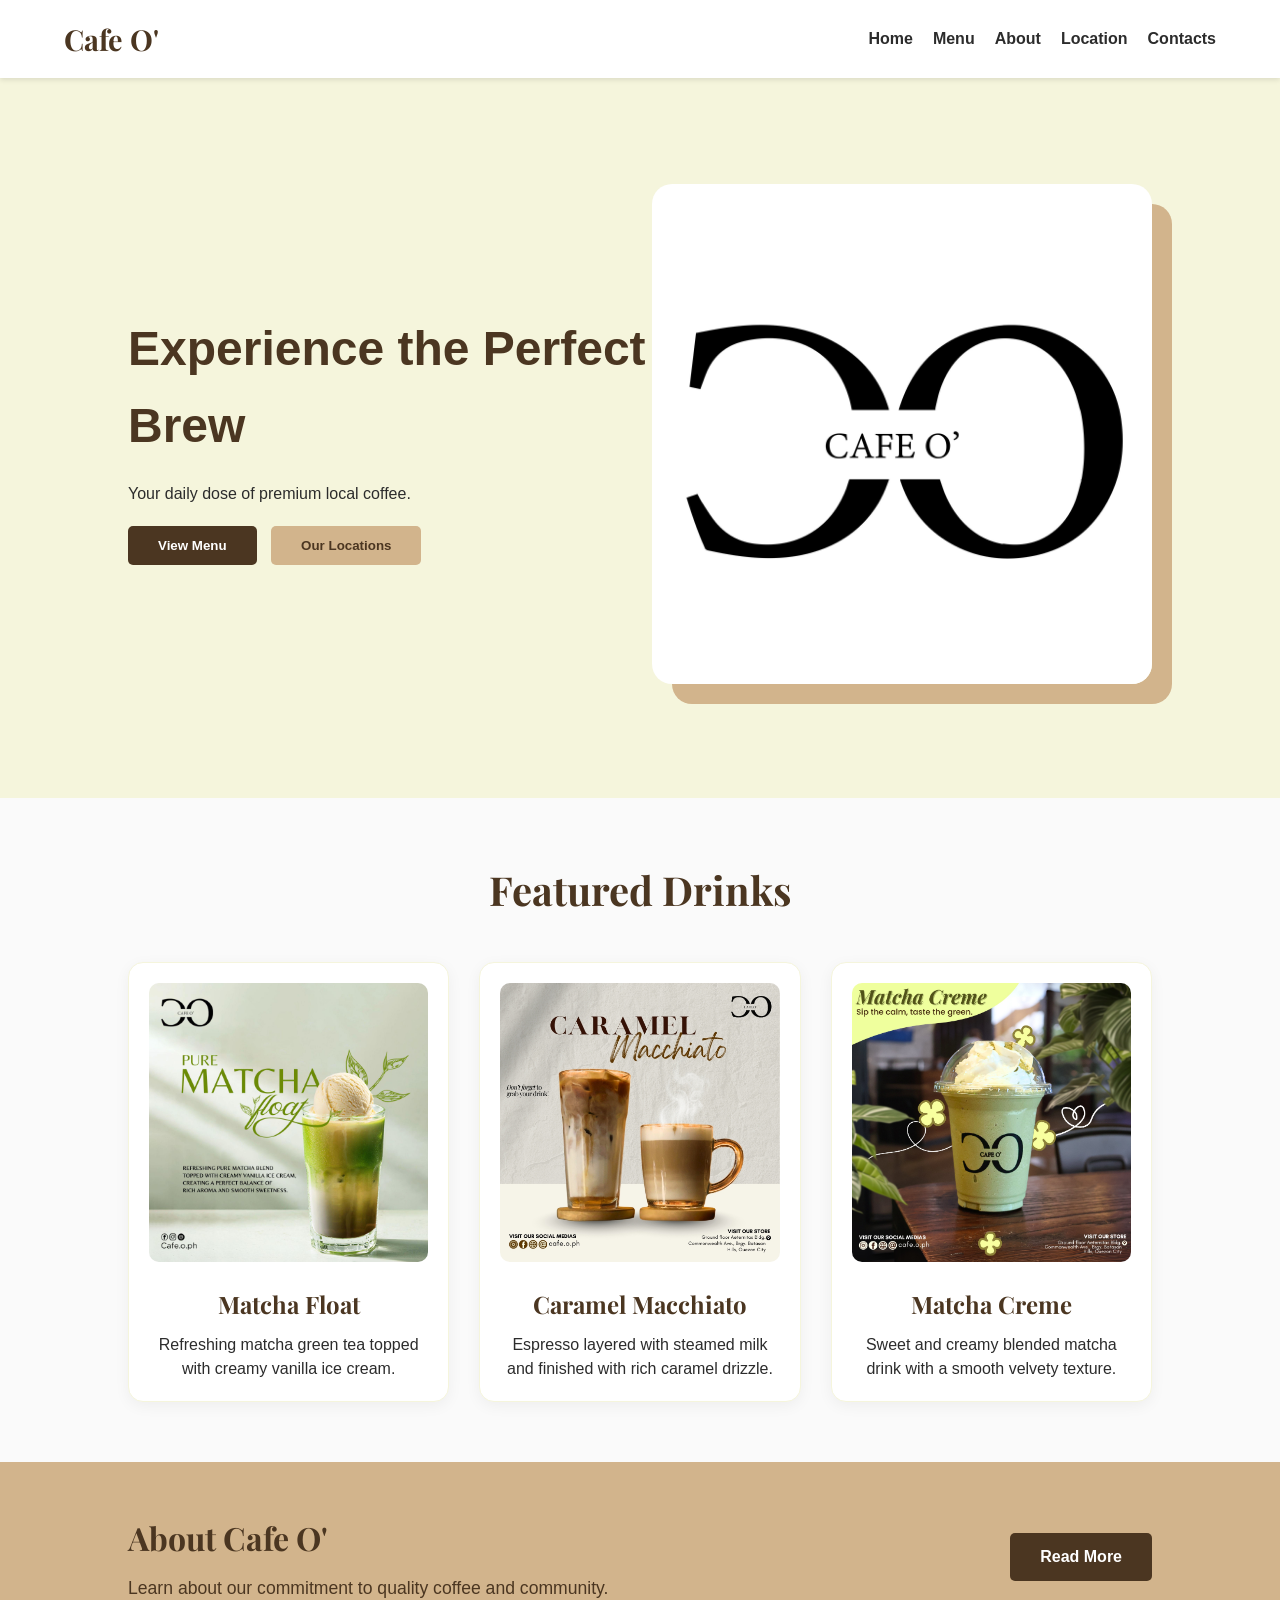
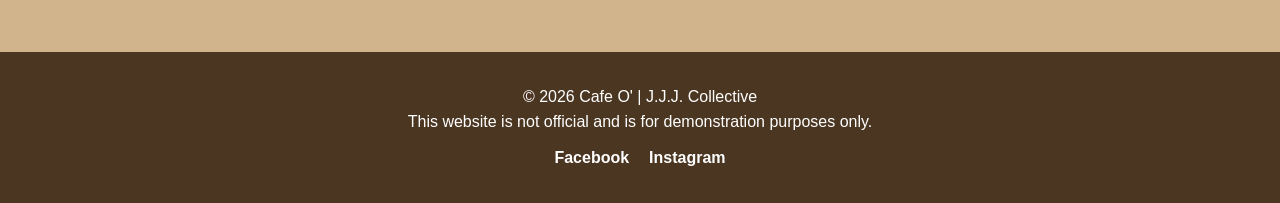
<file: index.html>
<!DOCTYPE html>
<html lang="en">

<head>
    <meta charset="UTF-8">
    <meta name="viewport" content="width=device-width, initial-scale=1.0">
    <title>Cafe O' | Home</title>
    <link rel="stylesheet" href="css/style.css">
    <link
        href="https://fonts.googleapis.com/css2?family=Playfair+Display:wght@700&family=Poppins:wght@300;400;600&display=swap"
        rel="stylesheet">
</head>

<body>
    <header>
        <nav>
            <h1>Cafe O'</h1>
            <ul>
                <li><a href="index.html">Home</a></li>
                <li><a href="menu.html">Menu</a></li>
                <li><a href="about.html">About</a></li>
                <li><a href="locations.html">Location</a></li>
                <li><a href="contact.html">Contacts</a></li>
            </ul>
        </nav>
    </header>

    <main>
        <section class="hero">
            <div class="hero-content">
                <h2>Experience the Perfect Brew</h2>
                <p>Your daily dose of premium local coffee.</p>
                <button onclick="location.href='menu.html'">View Menu</button>
                <button class="secondary-button" onclick="location.href='locations.html'">Our Locations</button>
            </div>
            <div class="hero-image">
                <img src="images/Logo.jpg" alt="Coffee Hero Image">
            </div>
        </section>

        <section class="featured-drinks">
            <h2>Featured Drinks</h2>
            <div class="drink-cards">
                <article class="drink-card">
                    <img src="images/Feature1.jpg" alt="Matcha Float">
                    <h3>Matcha Float</h3>
                    <p>Refreshing matcha green tea topped with creamy vanilla ice cream.</p>
                </article>
                
                <article class="drink-card">
                    <img src="images/Feature3.jpg" alt="Caramel Macchiato">
                    <h3>Caramel Macchiato</h3>
                    <p>Espresso layered with steamed milk and finished with rich caramel drizzle.</p>
                </article>
                
                <article class="drink-card">
                    <img src="images/Feature2.jpg" alt="Matcha Creme">
                    <h3>Matcha Creme</h3>
                    <p>Sweet and creamy blended matcha drink with a smooth velvety texture.</p>
                </article>
            </div>
        </section>

        <section class="cta">
            <div class="cta-content">
                <h2>About Cafe O'</h2>
                <p>Learn about our commitment to quality coffee and community.</p>
            </div>
            <button onclick="location.href='about.html'">Read More</button>
        </section>
    </main>

    <footer>
        <p>© 2026 Cafe O' | J.J.J. Collective<br>This website is not official and is for demonstration purposes only.
        </p>
        <div class="socials">
            <a href="https://www.facebook.com/Cafe.O.ph" aria-label="Facebook">Facebook</a>
            <a href="https://www.instagram.com/cafe.o.ph/" aria-label="Instagram">Instagram</a>
        </div>
    </footer>
</body>

</html>
</file>
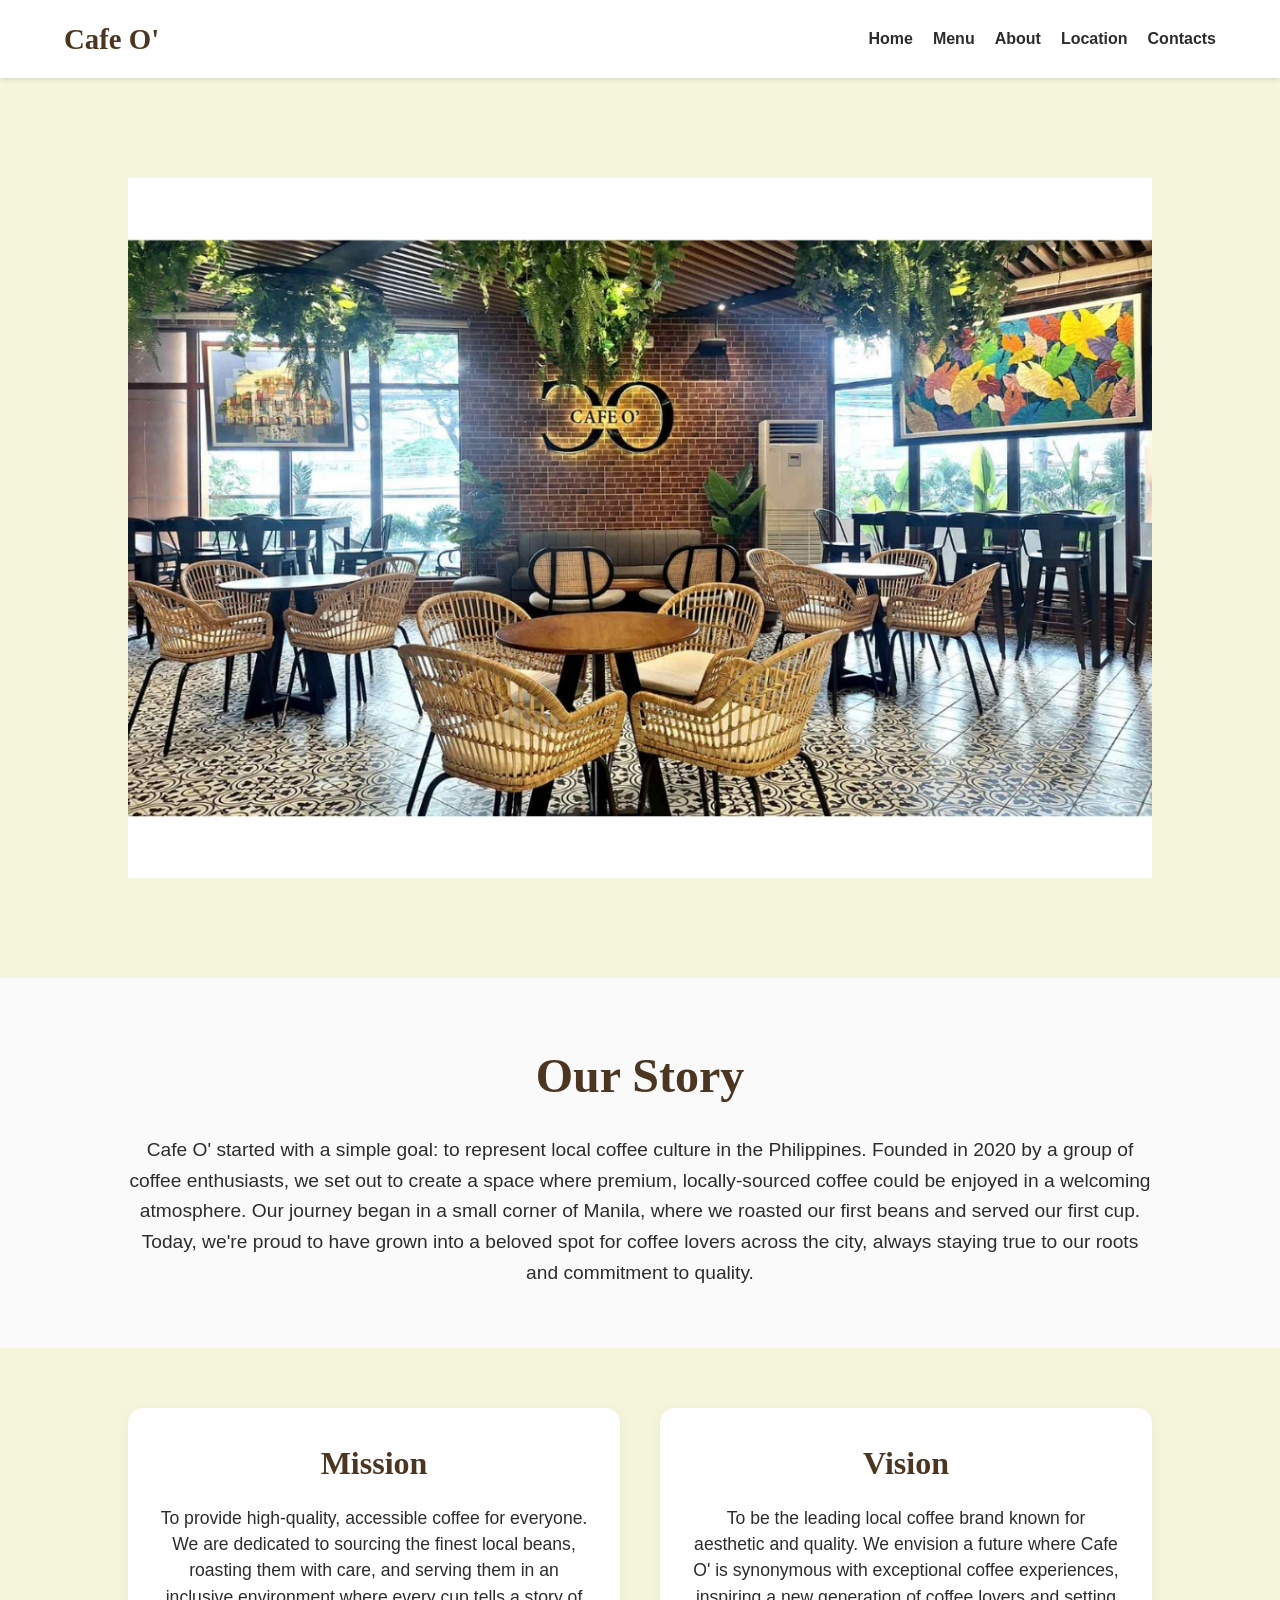
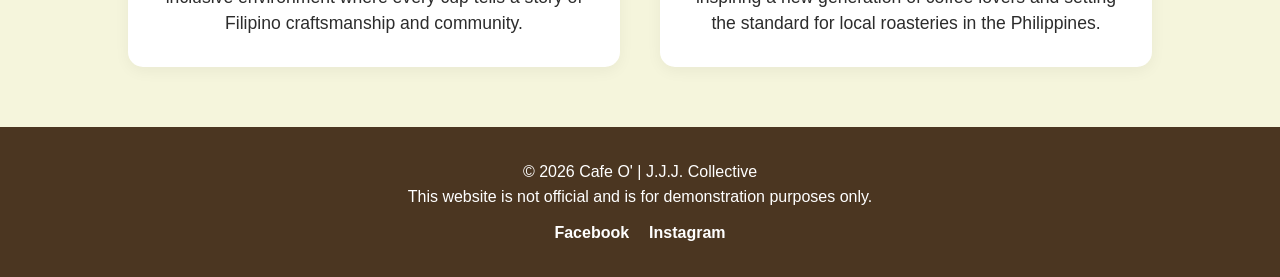
<file: about.html>
<!DOCTYPE html>
<html lang="en">
<head>
    <meta charset="UTF-8">
    <title>Cafe O' | About</title>
    <link rel="stylesheet" href="css/style.css">
</head>
<body>
    <header>
        <nav>
            <h1>Cafe O'</h1>
            <ul>
                <li><a href="index.html">Home</a></li>
                <li><a href="menu.html">Menu</a></li>
                <li><a href="about.html">About</a></li>
                <li><a href="locations.html">Location</a></li>
                <li><a href="contact.html">Contacts</a></li>
            </ul>
        </nav>
    </header>

    <main>
        
        <section class="hero about-hero">
            <img src="images/hero_image.jpg" alt="About Cafe O'">
        </section>

        <section id="brand-story">
            <h1>Our Story</h1>
            <p>Cafe O' started with a simple goal: to represent local coffee culture in the Philippines. Founded in 2020 by a group of coffee enthusiasts, we set out to create a space where premium, locally-sourced coffee could be enjoyed in a welcoming atmosphere. Our journey began in a small corner of Manila, where we roasted our first beans and served our first cup. Today, we're proud to have grown into a beloved spot for coffee lovers across the city, always staying true to our roots and commitment to quality.</p>
        </section>

        <section id="mission-vision">
            <div class="mission">
                <h2>Mission</h2>
                <p>To provide high-quality, accessible coffee for everyone. We are dedicated to sourcing the finest local beans, roasting them with care, and serving them in an inclusive environment where every cup tells a story of Filipino craftsmanship and community.</p>
            </div>
            <div class="vision">
                <h2>Vision</h2>
                <p>To be the leading local coffee brand known for aesthetic and quality. We envision a future where Cafe O' is synonymous with exceptional coffee experiences, inspiring a new generation of coffee lovers and setting the standard for local roasteries in the Philippines.</p>
            </div>
        </section>
    </main>

    <footer>
        <p>© 2026 Cafe O' | J.J.J. Collective<br>This website is not official and is for demonstration purposes only.</p>
        <div class="socials">
            <a href="https://www.facebook.com/Cafe.O.ph" aria-label="Facebook">Facebook</a>
            <a href="https://www.instagram.com/cafe.o.ph/" aria-label="Instagram">Instagram</a>
        </div>
    </footer>
</body>
</html>
</file>
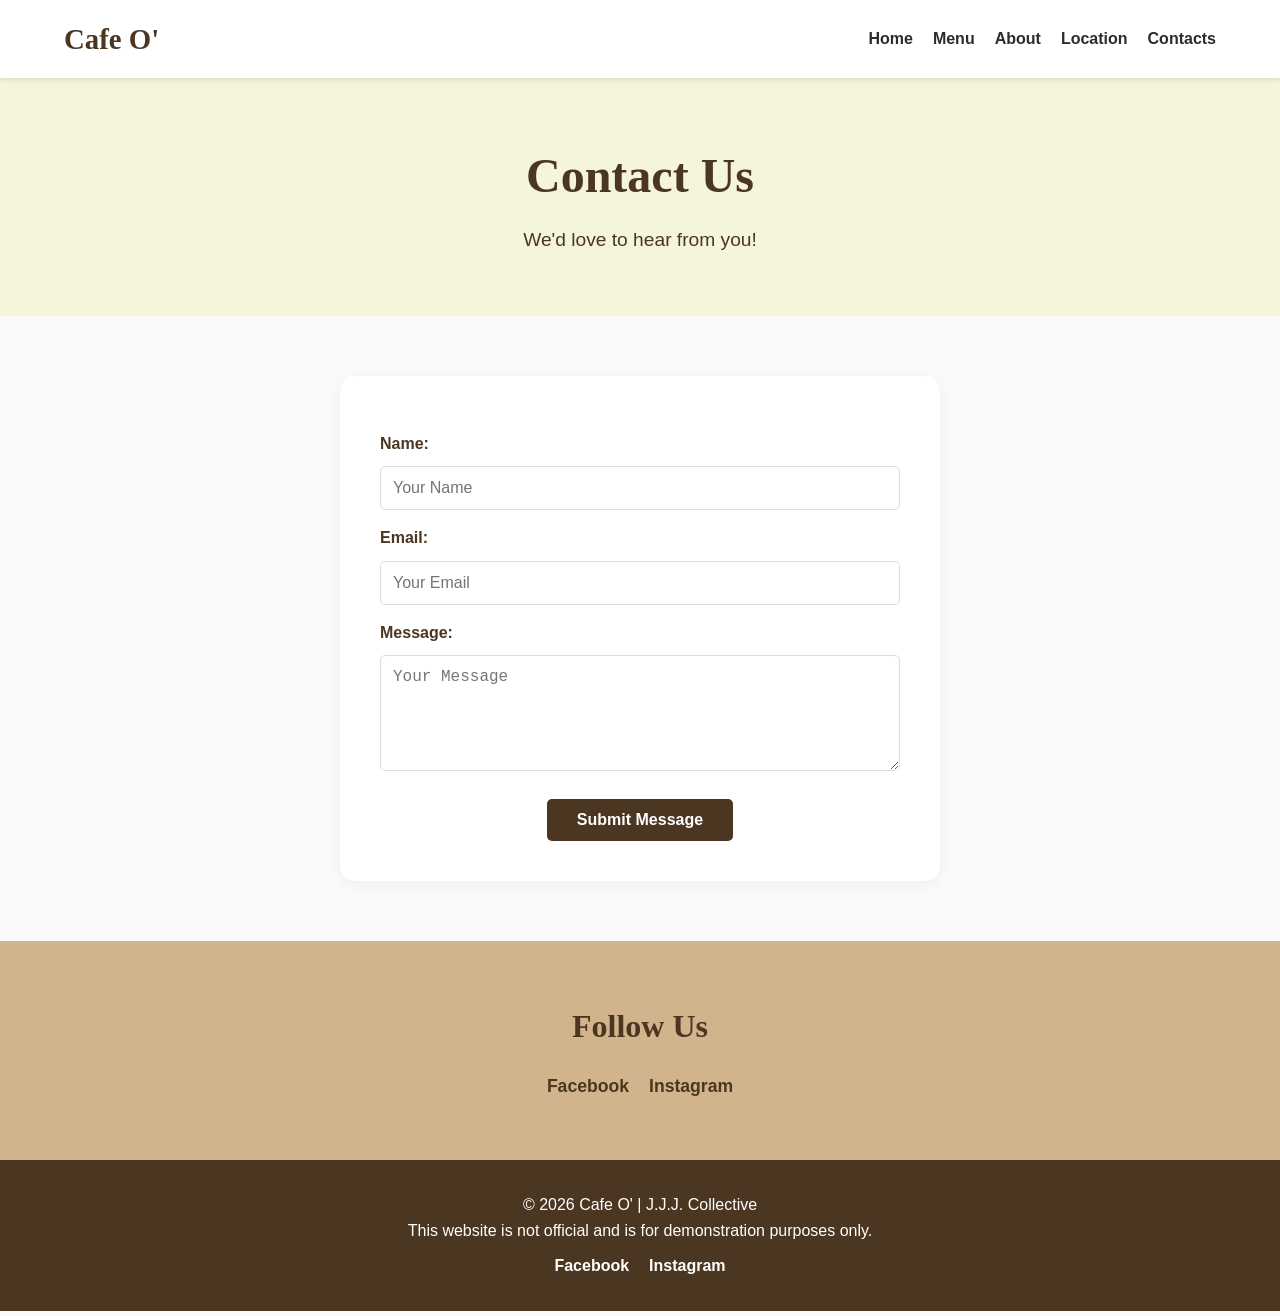
<file: contact.html>
<!DOCTYPE html>
<html lang="en">
<head>
    <meta charset="UTF-8">
    <title>Cafe O' | Contact Us</title>
    <link rel="stylesheet" href="css/style.css">
</head>
<body>
    <header>
        <nav>
            <h1>Cafe O'</h1>
            <ul>
                <li><a href="index.html">Home</a></li>
                <li><a href="menu.html">Menu</a></li>
                <li><a href="about.html">About</a></li>
                <li><a href="locations.html">Location</a></li>
                <li><a href="contact.html">Contacts</a></li>
            </ul>
        </nav>
    </header>

    <main>
        <section class="contact-hero">
            <h1>Contact Us</h1>
            <p>We'd love to hear from you!</p>
        </section>

        <section class="contact-form">
            <form action="#" method="post" id="contact-form">
                <label for="name">Name:</label>
                <input type="text" id="name" name="name" required placeholder="Your Name">

                <label for="email">Email:</label>
                <input type="email" id="email" name="email" required placeholder="Your Email">

                <label for="message">Message:</label>
                <textarea id="message" name="message" rows="5" required placeholder="Your Message"></textarea>

                <button type="submit">Submit Message</button>
            </form>
            <div id="notification" class="notification">Thank you! Your message has been sent successfully.</div>
        </section>

        <section class="socials-section">
            <h3>Follow Us</h3>
            <div class="social-links">
                <a href="https://www.facebook.com/Cafe.O.ph" aria-label="Facebook">Facebook</a>
                <a href="https://www.instagram.com/cafe.o.ph/" aria-label="Instagram">Instagram</a>
            </div>
        </section>
    </main>

    <footer>
        <p>© 2026 Cafe O' | J.J.J. Collective<br>This website is not official and is for demonstration purposes only.</p>
        <div class="socials">
            <a href="https://www.facebook.com/Cafe.O.ph" aria-label="Facebook">Facebook</a>
            <a href="https://www.instagram.com/cafe.o.ph/" aria-label="Instagram">Instagram</a>
        </div>
    <script>
        document.getElementById('contact-form').addEventListener('submit', function(event) {
            event.preventDefault();
            const notification = document.getElementById('notification');
            notification.style.display = 'block';
            setTimeout(() => {
                notification.style.display = 'none';
            }, 3000);
            this.reset();
        });
    </script>
</body>
</html>
</file>
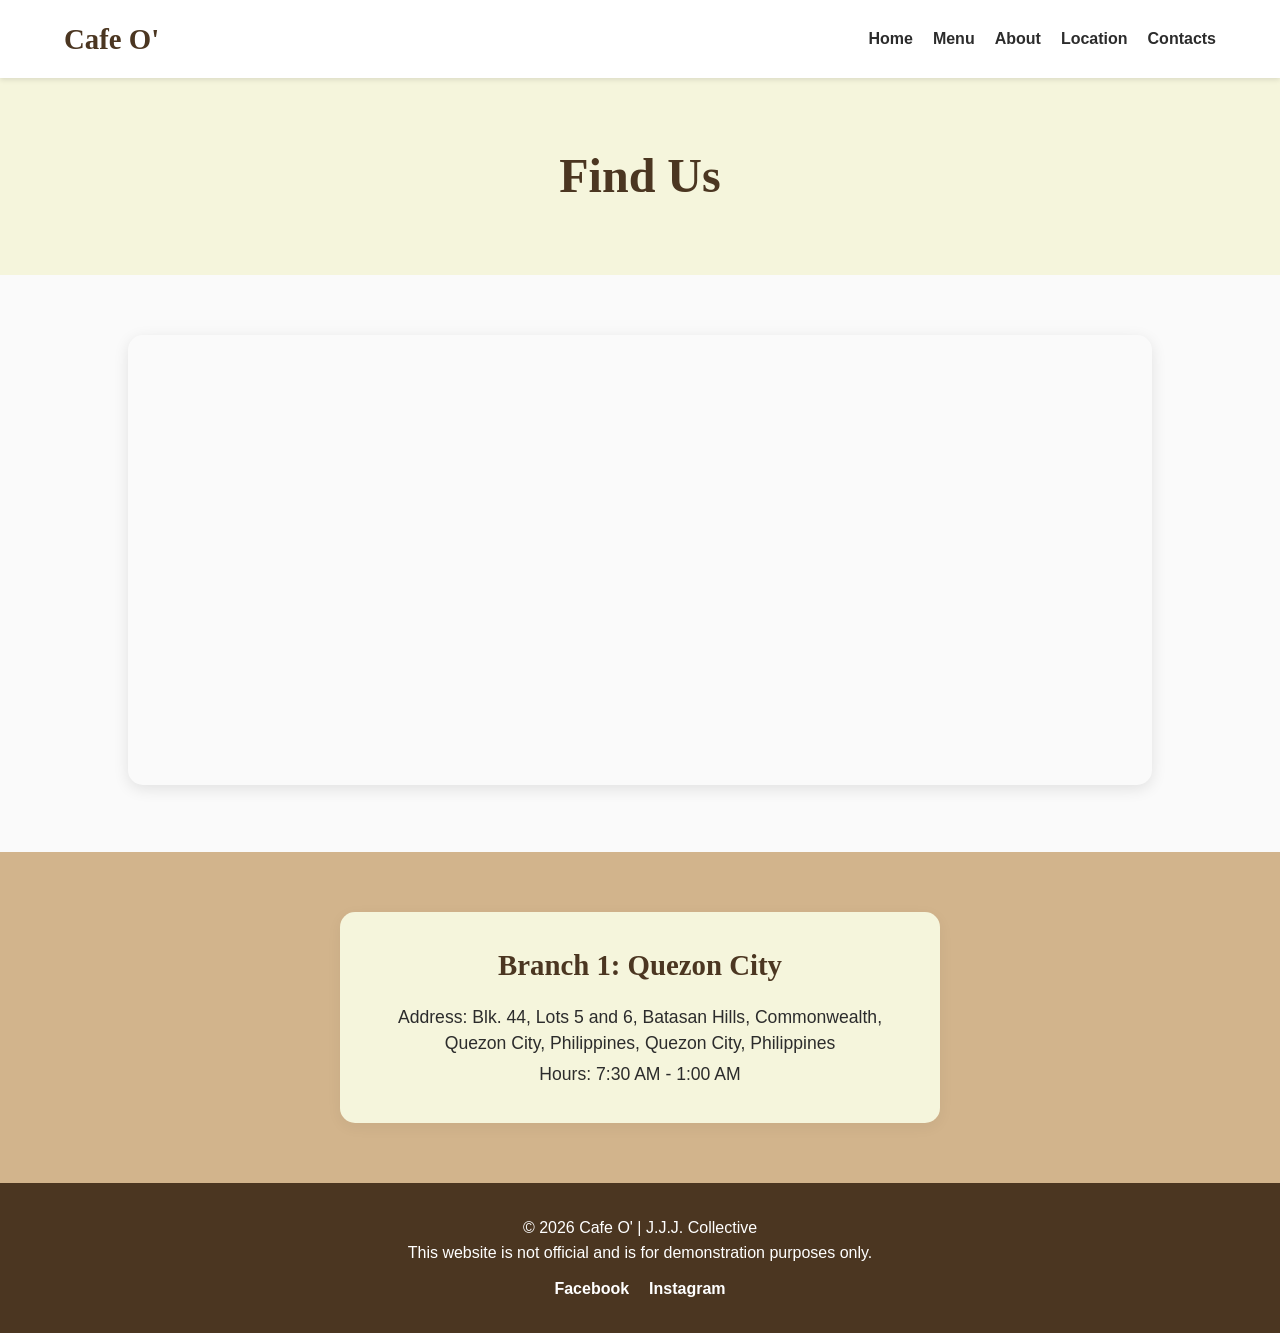
<file: locations.html>
<!DOCTYPE html>
<html lang="en">
<head>
    <meta charset="UTF-8">
    <title>Cafe O' | Find Us</title>
    <link rel="stylesheet" href="css/style.css">
</head>
<body class="locations-page">
    <header>
        <nav>
            <h1>Cafe O'</h1>
            <ul>
                <li><a href="index.html">Home</a></li>
                <li><a href="menu.html">Menu</a></li>
                <li><a href="about.html">About</a></li>
                <li><a href="locations.html">Location</a></li>
                <li><a href="contact.html">Contacts</a></li>
            </ul>
        </nav>
    </header>

    <main>
        <section class="locations-hero">
            <h1>Find Us</h1>
        </section>

        <section class="map-section">
            <div id="map">
                <iframe src="https://www.google.com/maps/embed?pb=!1m18!1m12!1m3!1d1174.4704301284635!2d121.08459997953368!3d14.681415014847593!2m3!1f0!2f0!3f0!3m2!1i1024!2i768!4f13.1!3m3!1m2!1s0x3397bb146c549b15%3A0xd74ac321b774f42c!2sCafe%20O&#39;!5e0!3m2!1sen!2sph!4v1773398971165!5m2!1sen!2sph" width="600" height="450" style="border:0;" allowfullscreen="" loading="lazy" referrerpolicy="no-referrer-when-downgrade"></iframe>
            </div>
        </section>

        <section class="address-section">
            <div class="address-info">
                <h3>Branch 1: Quezon City</h3>
                <p>Address: Blk. 44, Lots 5 and 6, Batasan Hills, Commonwealth, Quezon City, Philippines, Quezon City, Philippines</p>
                <p>Hours: 7:30 AM - 1:00 AM</p>
            </div>
        </section>
    </main>

    <footer>
        <p>© 2026 Cafe O' | J.J.J. Collective<br>This website is not official and is for demonstration purposes only.</p>
        <div class="socials">
            <a href="https://www.facebook.com/Cafe.O.ph" aria-label="Facebook">Facebook</a>
            <a href="https://www.instagram.com/cafe.o.ph/" aria-label="Instagram">Instagram</a>
        </div>
    </footer>
</body>
</html>
</file>
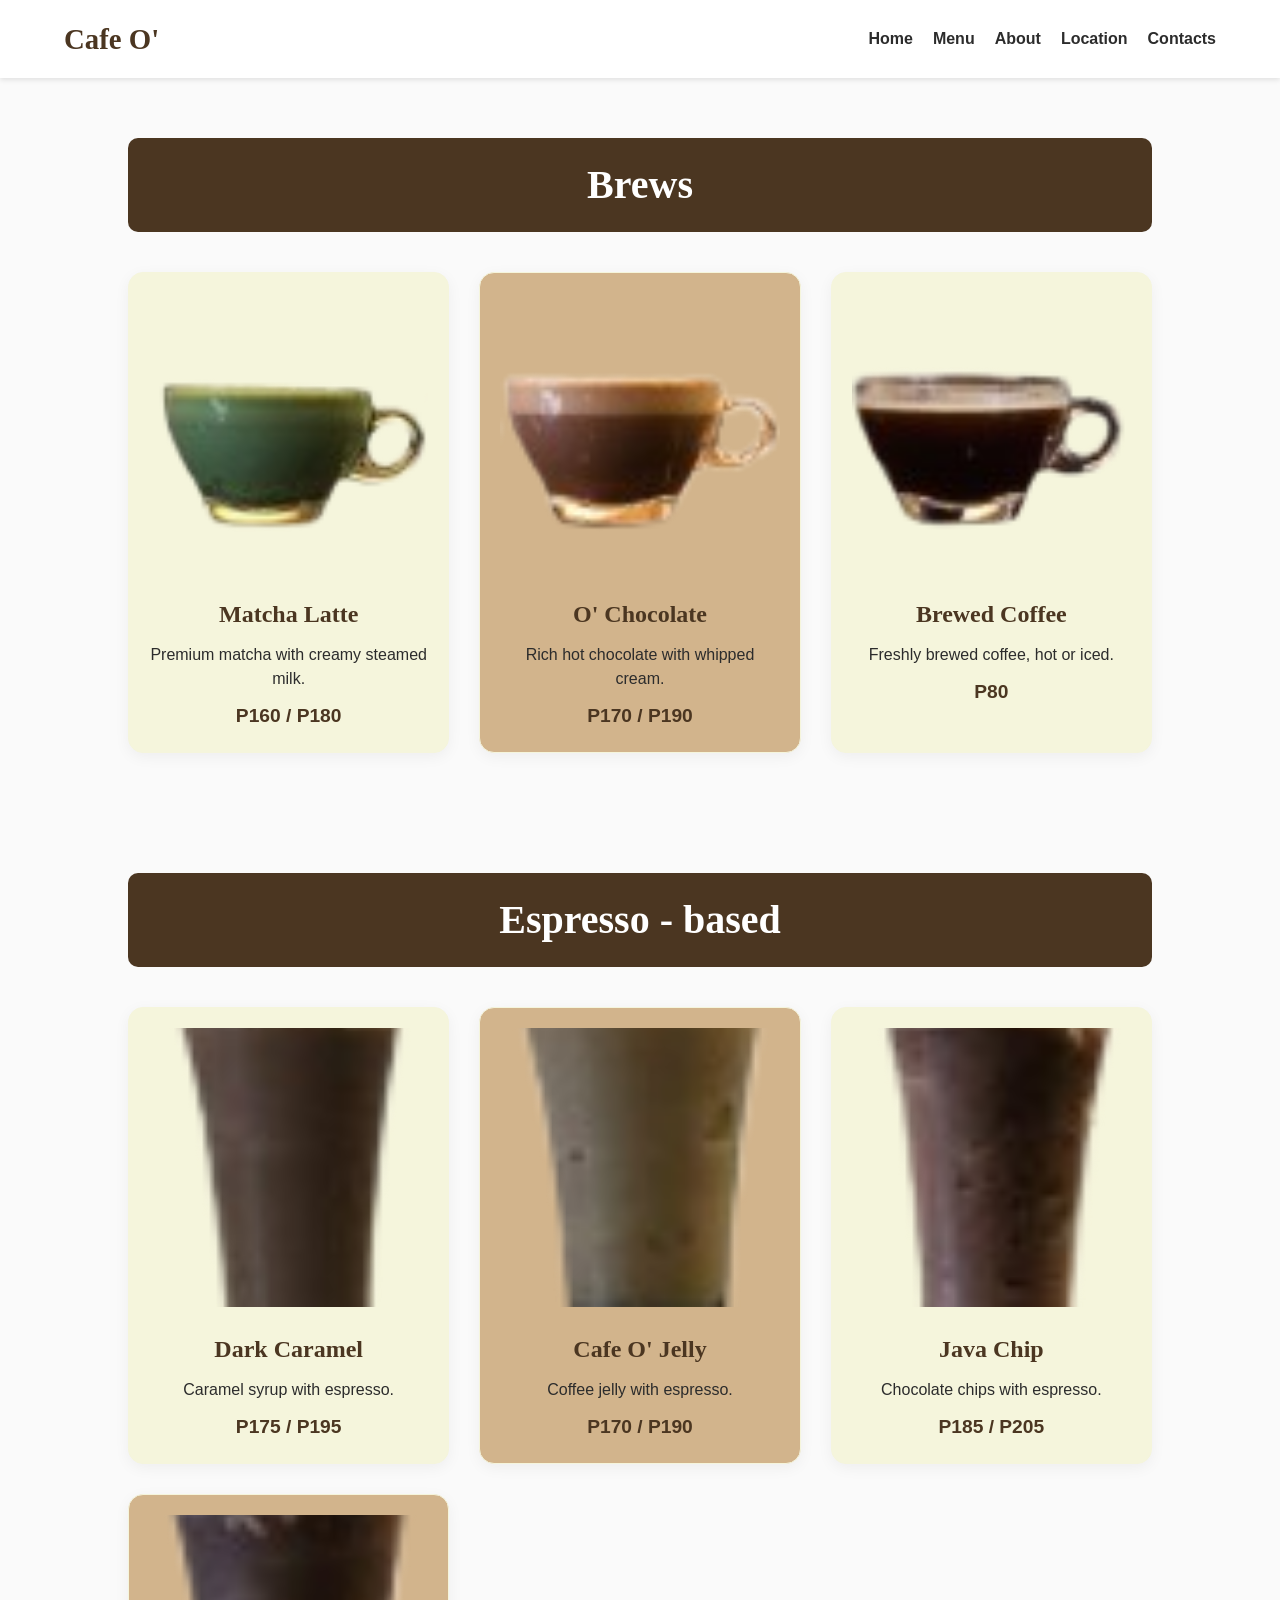
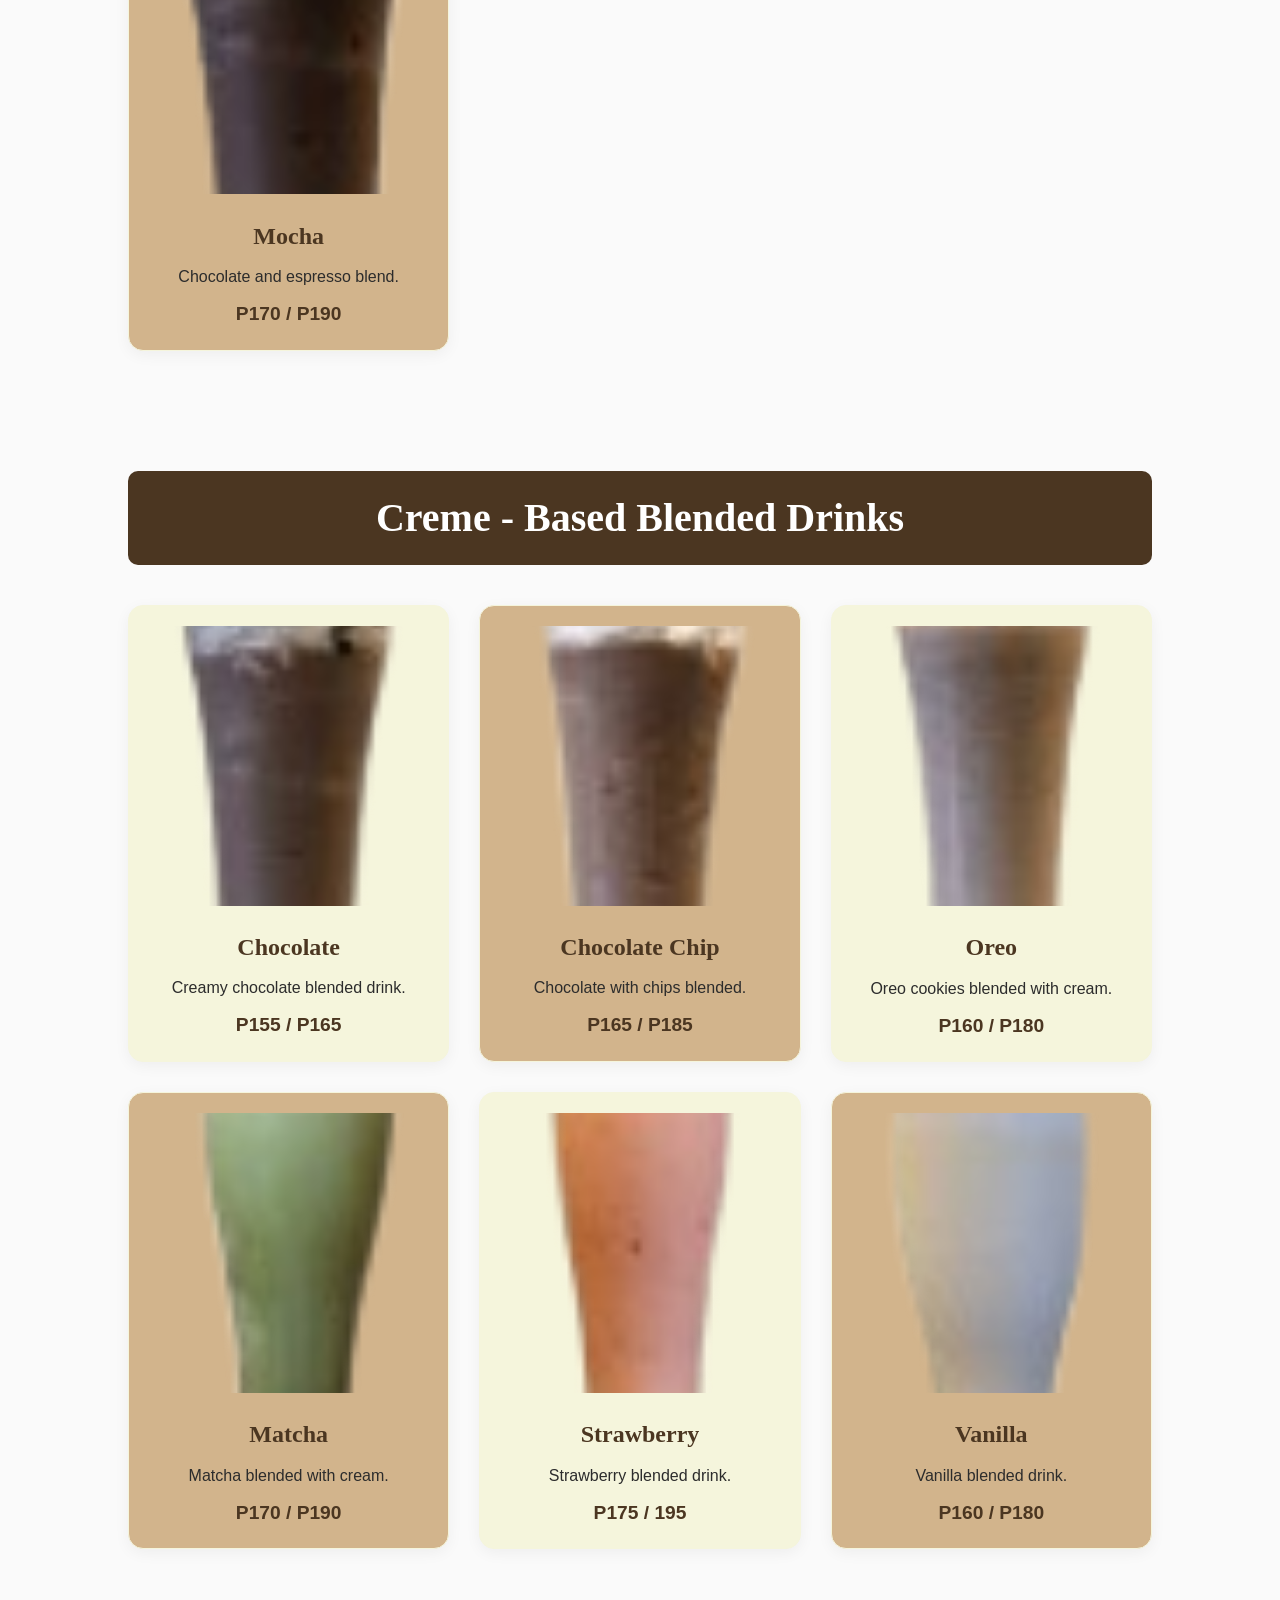
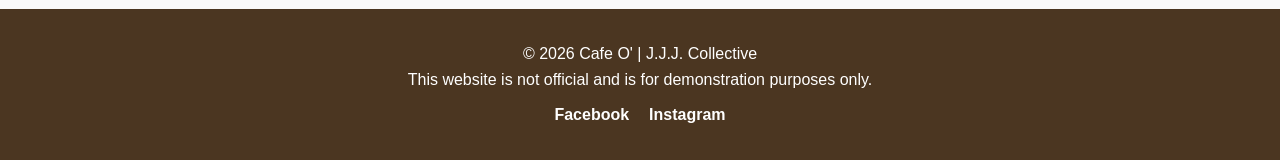
<file: menu.html>
<!DOCTYPE html>
<html lang="en">
<head>
    <meta charset="UTF-8">
    <meta name="viewport" content="width=device-width, initial-scale=1.0">
    <title>Cafe O' | Menu</title>
    <link rel="stylesheet" href="css/style.css">
</head>
<body class="menu-page">
    <header>
        <nav>
            <h1>Cafe O'</h1>
            <ul>
                <li><a href="index.html">Home</a></li>
                <li><a href="menu.html">Menu</a></li>
                <li><a href="about.html">About</a></li>
                <li><a href="locations.html">Location</a></li>
                <li><a href="contact.html">Contacts</a></li>
            </ul>
        </nav>
    </header>

    <main>
        <section class="menu-section">
            <h2>Brews</h2>
            <div class="menu-cards">
                <article class="menu-card">
                    <img src="images/MatchaLatte.png" alt="Espresso">
                    <h3>Matcha Latte</h3>
                    <p>Premium matcha with creamy steamed milk.</p>
                    <span class="price">P160 / P180</span>
                </article>
                <article class="menu-card">
                    <img src="images/O'Chocolate.png" alt="Espresso">
                    <h3>O' Chocolate</h3>
                    <p>Rich hot chocolate with whipped cream.</p>
                    <span class="price">P170 / P190</span>
                </article>
                <article class="menu-card">
                    <img src="images/BrewedCoffee.png" alt="Espresso">
                    <h3>Brewed Coffee</h3>
                    <p>Freshly brewed coffee, hot or iced.</p>
                    <span class="price">P80</span>
                </article>
            </div>
        </section>

        <section class="menu-section">
            <h2>Espresso - based</h2>
            <div class="menu-cards">
                <article class="menu-card">
                    <img src="images/DarkCaramel.png" alt="Green Tea">
                    <h3>Dark Caramel</h3>
                    <p>Caramel syrup with espresso.</p>
                    <span class="price">P175 / P195</span>
                </article>
                <article class="menu-card">
                    <img src="images/CafeOJelly.png" alt="Iced Tea">
                    <h3>Cafe O' Jelly</h3>
                    <p>Coffee jelly with espresso.</p>
                    <span class="price">P170 / P190</span>
                </article>
                <article class="menu-card">
                    <img src="images/JavaChip.png" alt="Hot Chocolate">
                    <h3>Java Chip</h3>
                    <p>Chocolate chips with espresso.</p>
                    <span class="price">P185 / P205</span>
                </article>
                <article class="menu-card">
                    <img src="images/Mocha.png" alt="Fruit Smoothie">
                    <h3>Mocha</h3>
                    <p>Chocolate and espresso blend.</p>
                    <span class="price">P170 / P190</span>
                </article>
            </div>
        </section>
    </main>

    <section class="menu-section">
        <h2>Creme - Based Blended Drinks</h2>
        <div class="menu-cards">
            <article class="menu-card">
                <img src="images/Chocolate.png" alt="Espresso">
                <h3>Chocolate</h3>
                <p>Creamy chocolate blended drink.</p>
                <span class="price">P155 / P165</span>
            </article>
            <article class="menu-card">
                <img src="images/ChocolateChip.png" alt="Espresso">
                <h3>Chocolate Chip</h3>
                <p>Chocolate with chips blended.</p>
                <span class="price">P165 / P185</span>
            </article>
            <article class="menu-card">
                <img src="images/Oreo.png" alt="Espresso">
                <h3>Oreo</h3>
                <p>Oreo cookies blended with cream.</p>
                <span class="price">P160 / P180</span>
            </article>
            <article class="menu-card">
                <img src="images/Matcha.png" alt="Espresso">
                <h3>Matcha</h3>
                <p>Matcha blended with cream.</p>
                <span class="price">P170 / P190</span>
            </article>
            <article class="menu-card">
                <img src="images/Strawberry.png" alt="Espresso">
                <h3>Strawberry</h3>
                <p>Strawberry blended drink.</p>
                <span class="price">P175 / 195</span>
            </article>
            <article class="menu-card">
                <img src="images/Vanilla.png" alt="Espresso">
                <h3>Vanilla</h3>
                <p>Vanilla blended drink.</p>
                <span class="price">P160 / P180</span>
            </article>
        </div>
    </section>

    <footer>
        <p>© 2026 Cafe O' | J.J.J. Collective<br>This website is not official and is for demonstration purposes only.</p>
        <div class="socials">
            <a href="https://www.facebook.com/Cafe.O.ph" aria-label="Facebook">Facebook</a>
            <a href="https://www.instagram.com/cafe.o.ph/" aria-label="Instagram">Instagram</a>
        </div>
    </footer>
</body>
</html>
</file>
<file: css/style.css>
:root {
  --primary-coffee: #4b3621;
  --secondary-tan: #d2b48c;
  --accent-cream: #f5f5dc;
  --text-dark: #2c2c2c;
  --bg-light: #fafafa;
  
  --font-main: 'Segoe UI', Tahoma, Geneva, Verdana, sans-serif;
  --font-heading: 'Playfair Display', serif;
}

* {
  margin: 0;
  padding: 0;
  box-sizing: border-box;
}

body {
  font-family: var(--font-main);
  line-height: 1.6;
  color: var(--text-dark);
  background-color: var(--bg-light);
}
header {
  background: white;
  padding: 1rem 5%;
  box-shadow: 0 2px 5px rgba(0,0,0,0.1);
  position: sticky;
  top: 0;
  z-index: 1000;
}

nav {
  display: flex;
  justify-content: space-between;
  align-items: center;
}

nav h1 {
  font-family: var(--font-heading);
  color: var(--primary-coffee);
  font-size: 1.8rem;
}

nav ul {
  display: flex;
  list-style: none;
  gap: 20px;
}

nav a {
  text-decoration: none;
  color: var(--text-dark);
  font-weight: 600;
  transition: color 0.3s;
}

nav a:hover {
  color: var(--secondary-tan);
}

footer {
  background: var(--primary-coffee);
  color: white;
  text-align: center;
  padding: 2rem;
  margin-top: 0;
}

.socials {
  display: flex;
  justify-content: center;
  gap: 20px;
  margin-top: 10px;
}

.socials a {
  color: white;
  text-decoration: none;
  font-weight: bold;
  transition: color 0.3s ease;
}

.socials a:hover {
  color: var(--secondary-tan);
}

.about-hero {
  text-align: center;
  padding: 0;
  height: 100vh;
  overflow: hidden;
}

.about-hero img {
  width: 100%;
  height: 100%;
  object-fit: cover;
  display: block;
}

/* ========================================================================================================================

  Hero Section 

======================================================================================================================== */

.hero {
  display: flex;
  align-items: center;
  justify-content: space-around;
  padding: 100px 10%;
  background-color: var(--accent-cream);
  min-height: 80vh;
}

.hero-content {
  flex: 1;
}

.hero-content h2 {
  font-size: 3rem;
  color: var(--primary-coffee);
  margin-bottom: 1rem;
}

.hero-content button {
  margin-right: 10px;
  margin-top: 20px;
}

.hero-image img {
  width: 100%;
  max-width: 500px;
  border-radius: 20px;
  box-shadow: 20px 20px 0 var(--secondary-tan);
}

button {
  background: var(--primary-coffee);
  color: white;
  padding: 12px 30px;
  border: none;
  border-radius: 5px;
  cursor: pointer;
  font-weight: bold;
  transition: all 0.3s ease;
}

button:hover {
  background: var(--secondary-tan);
  color: var(--primary-coffee);
}

.secondary-button {
  background: var(--secondary-tan);
  color: var(--primary-coffee);
}

.secondary-button:hover {
  background: var(--primary-coffee);
  color: white;
}

.featured-drinks {
  background-color: var(--bg-light);
  padding: 60px 0;
}

.featured-drinks h2 {
  text-align: center;
  font-family: var(--font-heading);
  font-size: 2.5rem;
  color: var(--primary-coffee);
  margin-bottom: 40px;
}

.drink-cards {
  display: grid;
  grid-template-columns: repeat(auto-fit, minmax(250px, 1fr));
  gap: 30px;
  padding: 0 10%;
}

.drink-card {
  background: white;
  padding: 20px;
  border-radius: 15px;
  text-align: center;
  box-shadow: 0 4px 15px rgba(0,0,0,0.05);
  transition: all 0.3s ease;
  border: 1px solid var(--accent-cream);
}

.drink-card:hover {
  transform: translateY(-5px);
  box-shadow: 0 8px 25px rgba(0,0,0,0.1);
}

.drink-card h3 {
  font-family: var(--font-heading);
  font-size: 1.5rem;
  margin: 15px 0 10px;
  color: var(--primary-coffee);
}

.drink-card p {
  color: var(--text-dark);
  font-size: 1rem;
  line-height: 1.5;
}

.drink-card img {
  width: 100%;
  aspect-ratio: 1;
  object-fit: cover;
  border-radius: 10px;
}

.cta {
  display: flex;
  justify-content: space-between;
  align-items: center;
  padding: 50px 10%;
  background: var(--secondary-tan);
  color: var(--primary-coffee);
}

.cta-content h2 {
  font-family: var(--font-heading);
  font-size: 2rem;
  margin-bottom: 10px;
}

.cta-content p {
  font-size: 1.1rem;
  margin: 0;
}

.cta button {
  background: var(--primary-coffee);
  color: white;
  padding: 15px 30px;
  border: none;
  border-radius: 5px;
  cursor: pointer;
  font-weight: bold;
  font-size: 1rem;
  transition: all 0.3s ease;
}

.cta button:hover {
  background: white;
  color: var(--primary-coffee);
}

.menu-section {
  padding: 60px 10%;
  background-color: var(--bg-light);
}

.menu-section h2 {
  text-align: center;
  font-family: var(--font-heading);
  font-size: 2.5rem;
  color: white;
  background: var(--primary-coffee);
  padding: 15px;
  border-radius: 10px;
  margin-bottom: 40px;
  display: inline-block;
  width: 100%;
  box-sizing: border-box;
}

.menu-cards {
  display: grid;
  grid-template-columns: repeat(auto-fit, minmax(250px, 1fr));
  gap: 30px;
}

.menu-card {
  background: white;
  padding: 20px;
  border-radius: 15px;
  text-align: center;
  box-shadow: 0 4px 15px rgba(0,0,0,0.05);
  transition: all 0.3s ease;
  border: 1px solid var(--accent-cream);
}

.menu-card:hover {
  transform: translateY(-5px);
  box-shadow: 0 8px 25px rgba(0,0,0,0.1);
}

.menu-card:nth-child(odd) {
  background: var(--accent-cream);
}

.menu-card:nth-child(even) {
  background: var(--secondary-tan);
}

.menu-card img {
  width: 100%;
  aspect-ratio: 1;
  object-fit: cover;
  border-radius: 10px;
}

.menu-card h3 {
  font-family: var(--font-heading);
  font-size: 1.5rem;
  margin: 15px 0 10px;
  color: var(--primary-coffee);
}

.menu-card p {
  color: var(--text-dark);
  font-size: 1rem;
  line-height: 1.5;
  margin-bottom: 10px;
}

.price {
  color: var(--primary-coffee);
  font-weight: bold;
  font-size: 1.2rem;
  display: block;
  margin-top: 10px;
}

/* ========================================================================================================================

  About Page Styles

======================================================================================================================== */

#brand-story {
  padding: 60px 10%;
  background-color: var(--bg-light);
  text-align: center;
}

#brand-story h1 {
  font-family: var(--font-heading);
  font-size: 3rem;
  color: var(--primary-coffee);
  margin-bottom: 20px;
}

#brand-story p {
  font-size: 1.2rem;
  line-height: 1.6;
  color: var(--text-dark);
}

#mission-vision {
  padding: 60px 10%;
  background-color: var(--accent-cream);
  display: flex;
  justify-content: space-around;
  gap: 40px;
}

.mission, .vision {
  flex: 1;
  text-align: center;
  background: white;
  padding: 30px;
  border-radius: 15px;
  box-shadow: 0 4px 15px rgba(0,0,0,0.05);
}

.mission h2, .vision h2 {
  font-family: var(--font-heading);
  font-size: 2rem;
  color: var(--primary-coffee);
  margin-bottom: 15px;
}

.mission p, .vision p {
  font-size: 1.1rem;
  line-height: 1.5;
  color: var(--text-dark);
}

/* ========================================================================================================================

  Locations Page Styles

======================================================================================================================== */

.locations-hero {
  background-color: var(--accent-cream);
  color: var(--primary-coffee);
  text-align: center;
  padding: 60px 10%;
}

.locations-hero h1 {
  font-family: var(--font-heading);
  font-size: 3rem;
  margin: 0;
}

.map-section {
  padding: 60px 10%;
  background-color: var(--bg-light);
  text-align: center;
}

#map iframe {
  width: 100%;
  height: 450px;
  border: 0;
  border-radius: 15px;
  box-shadow: 0 4px 15px rgba(0,0,0,0.1);
}

.address-section {
  padding: 60px 10%;
  background-color: var(--secondary-tan);
  text-align: center;
}

.address-info {
  background: var(--accent-cream);
  padding: 30px;
  border-radius: 15px;
  box-shadow: 0 4px 15px rgba(0,0,0,0.05);
  max-width: 600px;
  margin: 0 auto;
}

.address-info h3 {
  font-family: var(--font-heading);
  font-size: 1.8rem;
  color: var(--primary-coffee);
  margin-bottom: 15px;
}

.address-info p {
  font-size: 1.1rem;
  line-height: 1.5;
  color: var(--text-dark);
  margin: 5px 0;
}

/* ========================================================================================================================

  Contact Page Styles

======================================================================================================================== */

.contact-hero {
  background-color: var(--accent-cream);
  color: var(--primary-coffee);
  text-align: center;
  padding: 60px 10%;
}

.contact-hero h1 {
  font-family: var(--font-heading);
  font-size: 3rem;
  margin-bottom: 10px;
}

.contact-hero p {
  font-size: 1.2rem;
  margin: 0;
}

.contact-form {
  padding: 60px 10%;
  background-color: var(--bg-light);
  text-align: center;
}

.contact-form form {
  max-width: 600px;
  margin: 0 auto;
  background: white;
  padding: 40px;
  border-radius: 15px;
  box-shadow: 0 4px 15px rgba(0,0,0,0.05);
}

.contact-form label {
  display: block;
  text-align: left;
  font-weight: bold;
  color: var(--primary-coffee);
  margin-top: 15px;
  margin-bottom: 5px;
}

.contact-form input, .contact-form textarea {
  width: 100%;
  padding: 12px;
  border: 1px solid #ddd;
  border-radius: 5px;
  font-size: 1rem;
  box-sizing: border-box;
}

.contact-form textarea {
  resize: vertical;
  min-height: 100px;
}

.contact-form button {
  background: var(--primary-coffee);
  color: white;
  padding: 12px 30px;
  border: none;
  border-radius: 5px;
  cursor: pointer;
  font-weight: bold;
  font-size: 1rem;
  margin-top: 20px;
  transition: background 0.3s ease;
}

.contact-form button:hover {
  background: var(--secondary-tan);
  color: var(--primary-coffee);
}

.notification {
  display: none;
  background: var(--primary-coffee);
  color: white;
  padding: 15px;
  border-radius: 5px;
  margin-top: 20px;
  text-align: center;
  font-weight: bold;
}

.socials-section {
  padding: 60px 10%;
  background-color: var(--secondary-tan);
  text-align: center;
}

.socials-section h3 {
  font-family: var(--font-heading);
  font-size: 2rem;
  color: var(--primary-coffee);
  margin-bottom: 20px;
}

.social-links {
  display: flex;
  justify-content: center;
  gap: 20px;
}

.social-links a {
  color: var(--primary-coffee);
  text-decoration: none;
  font-weight: bold;
  font-size: 1.1rem;
  transition: color 0.3s ease;
}

.social-links a:hover {
  color: var(--secondary-tan);
}

form {
  max-width: 600px;
  margin: 40px auto;
  padding: 30px;
  background: white;
  border-radius: 10px;
}

input, textarea {
  width: 100%;
  padding: 10px;
  margin-top: 5px;
  border: 1px solid #ddd;
  border-radius: 4px;
}

#map iframe {
  width: 100%;
  height: 450px;
  border: 0;
  border-radius: 15px;
}
@media (max-width: 768px) {
  nav {
    flex-direction: column;
    gap: 15px;
  }

  .about-hero {
    padding: 0;
  }

  .hero {
    flex-direction: column;
    text-align: center;
    padding: 50px 5%;
  }

  .menu-cards {
    grid-template-columns: 1fr;
  }

  .hero-image img {
    margin-top: 30px;
  }

  .hero-content button {
    display: block;
    margin: 10px auto;
    width: 200px;
  }

  #mission-vision {
    flex-direction: column;
  }

  .cta {
    flex-direction: column;
    text-align: center;
  }

  .cta-content {
    margin-bottom: 20px;
  }
}
</file>
